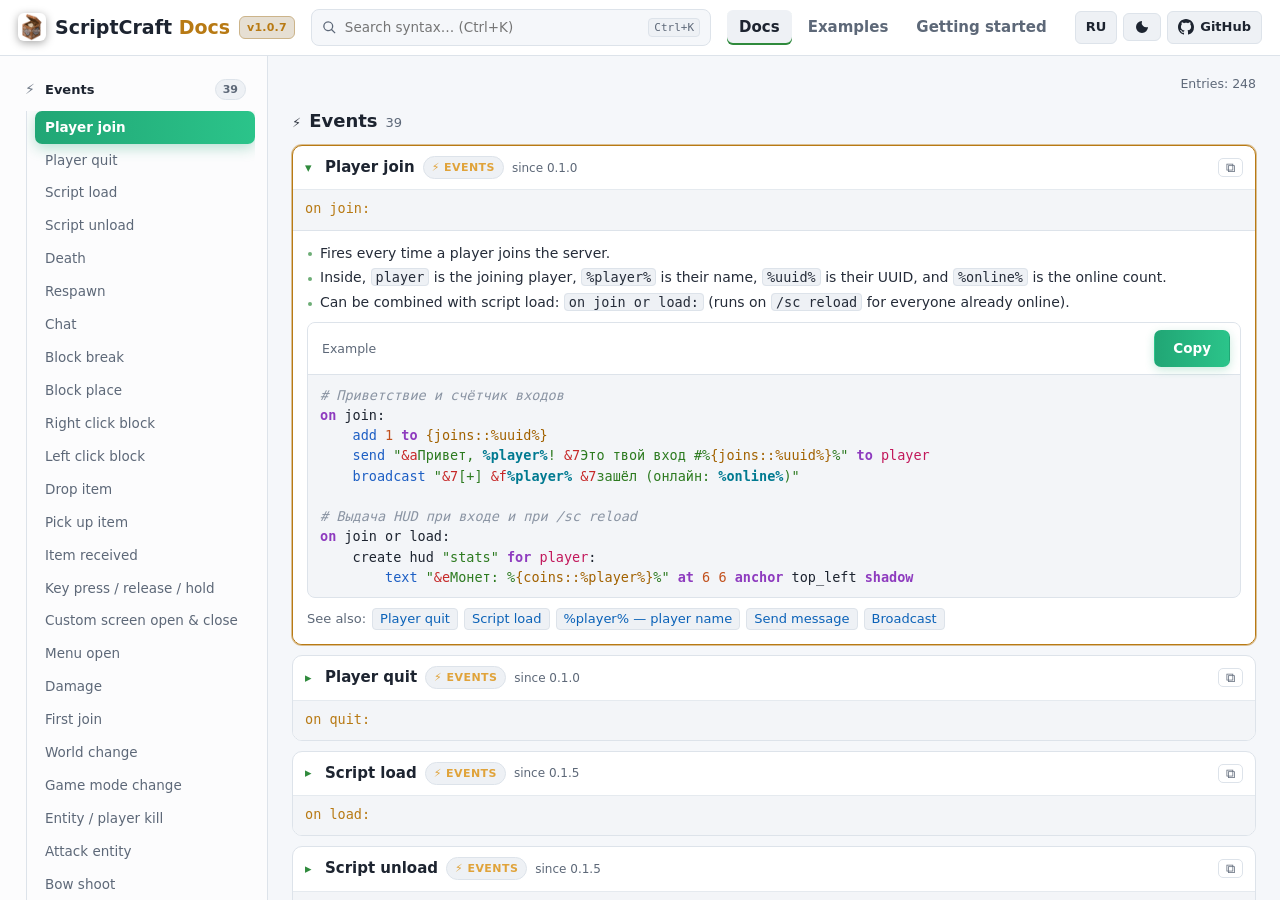
<file: docs/index.html>
<!DOCTYPE html>
<html lang="en" data-lang="en" data-theme="dark">

<head>
  <meta charset="utf-8">
  <meta name="viewport" content="width=device-width, initial-scale=1, viewport-fit=cover">
  <title>ScriptCraft Docs</title>
  <meta name="description"
    content="ScriptCraft scripting language for Minecraft Forge 1.20.1: events, effects, conditions, expressions, targets, screens, and examples.">
  <link rel="icon" type="image/png" href="assets/icon.png">
  <link rel="stylesheet" href="assets/style.css">
</head>

<body class="ide-body">
  <header class="top ide-top">
    <div class="top-in ide-top-in">
      <div class="top-left">
        <button class="nav-toggle ide-menu-btn" id="nav-toggle" type="button" aria-expanded="false" aria-controls="side"
          aria-label="Menu">☰</button>
        <a class="logo" href="index.html">
          <img class="logo-img" src="assets/icon.png" alt="ScriptCraft">
          <span>ScriptCraft <b>Docs</b></span>
          <span class="ver-pill">v1.0.7</span>
        </a>
      </div>
      <label class="top-search" for="q">
        <svg width="15" height="15" viewBox="0 0 24 24" fill="currentColor" aria-hidden="true">
          <path
            d="M10 2a8 8 0 0 1 6.32 12.9l5.39 5.4-1.41 1.4-5.4-5.39A8 8 0 1 1 10 2zm0 2a6 6 0 1 0 0 12 6 6 0 0 0 0-12z" />
        </svg>
        <input id="q" type="search" autocomplete="off" spellcheck="false" data-i18n-ph="search.ph" aria-label="Search">
        <kbd class="search-kbd">Ctrl+K</kbd>
      </label>
      <nav class="nav ide-nav">
        <a href="index.html" class="active" data-i18n="nav.docs">Docs</a>
        <a href="examples.html" data-i18n="nav.examples">Examples</a>
        <a href="start.html" data-i18n="nav.start">Getting started</a>
      </nav>
      <div class="tools">
        <button class="btn" id="lang-toggle" type="button" data-i18n-title="lang.title"
          title="Переключить на русский"><span data-i18n="lang.btn">RU</span></button>
        <button class="btn" id="theme-toggle" type="button" data-i18n-title="theme.title"
          title="Light / dark theme"><svg viewBox="0 0 24 24" aria-hidden="true">
            <path d="M12 3a9 9 0 1 0 9 9 7 7 0 0 1-9-9z" />
          </svg></button>
        <a class="btn" href="https://github.com/ElgerElg/ScriptCraft" target="_blank" rel="noopener"><svg
            viewBox="0 0 16 16" aria-hidden="true">
            <path
              d="M8 0C3.58 0 0 3.58 0 8c0 3.54 2.29 6.53 5.47 7.59.4.07.55-.17.55-.38 0-.19-.01-.82-.01-1.49-2.01.37-2.53-.49-2.69-.94-.09-.23-.48-.94-.82-1.13-.28-.15-.68-.52-.01-.53.63-.01 1.08.58 1.23.82.72 1.21 1.87.87 2.33.66.07-.52.28-.87.51-1.07-1.78-.2-3.64-.89-3.64-3.95 0-.87.31-1.59.82-2.15-.08-.2-.36-1.02.08-2.12 0 0 .67-.21 2.2.82.64-.18 1.32-.27 2-.27.68 0 1.36.09 2 .27 1.53-1.04 2.2-.82 2.2-.82.44 1.1.16 1.92.08 2.12.51.56.82 1.27.82 2.15 0 3.07-1.87 3.75-3.65 3.95.29.25.54.73.54 1.48 0 1.07-.01 1.93-.01 2.2 0 .21.15.46.55.38A8.013 8.013 0 0 0 16 8c0-4.42-3.58-8-8-8z" />
          </svg><span class="txt" data-i18n="github">GitHub</span></a>
      </div>
    </div>
  </header>

  <div class="ide-shell ide-shell-2col">
    <button class="nav-shade" id="nav-shade" type="button" tabindex="-1" aria-label="Close"></button>
    <aside class="ide-side" id="side"></aside>
    <main class="ide-center" id="center">
      <div class="ide-bar">
        <div class="chips" id="chips"></div>
        <div class="status" id="status"></div>
      </div>
      <div id="list"><noscript>JavaScript is required for search and the syntax list.</noscript></div>
    </main>
  </div>

  <script src="data/syntax.js?v=1.0.7"></script>
  <script src="data/examples.js?v=1.0.7"></script>
  <script src="assets/app.js?v=1.0.7"></script>
  <script src="assets/docs.js?v=1.0.7"></script>
</body>

</html>
</file>
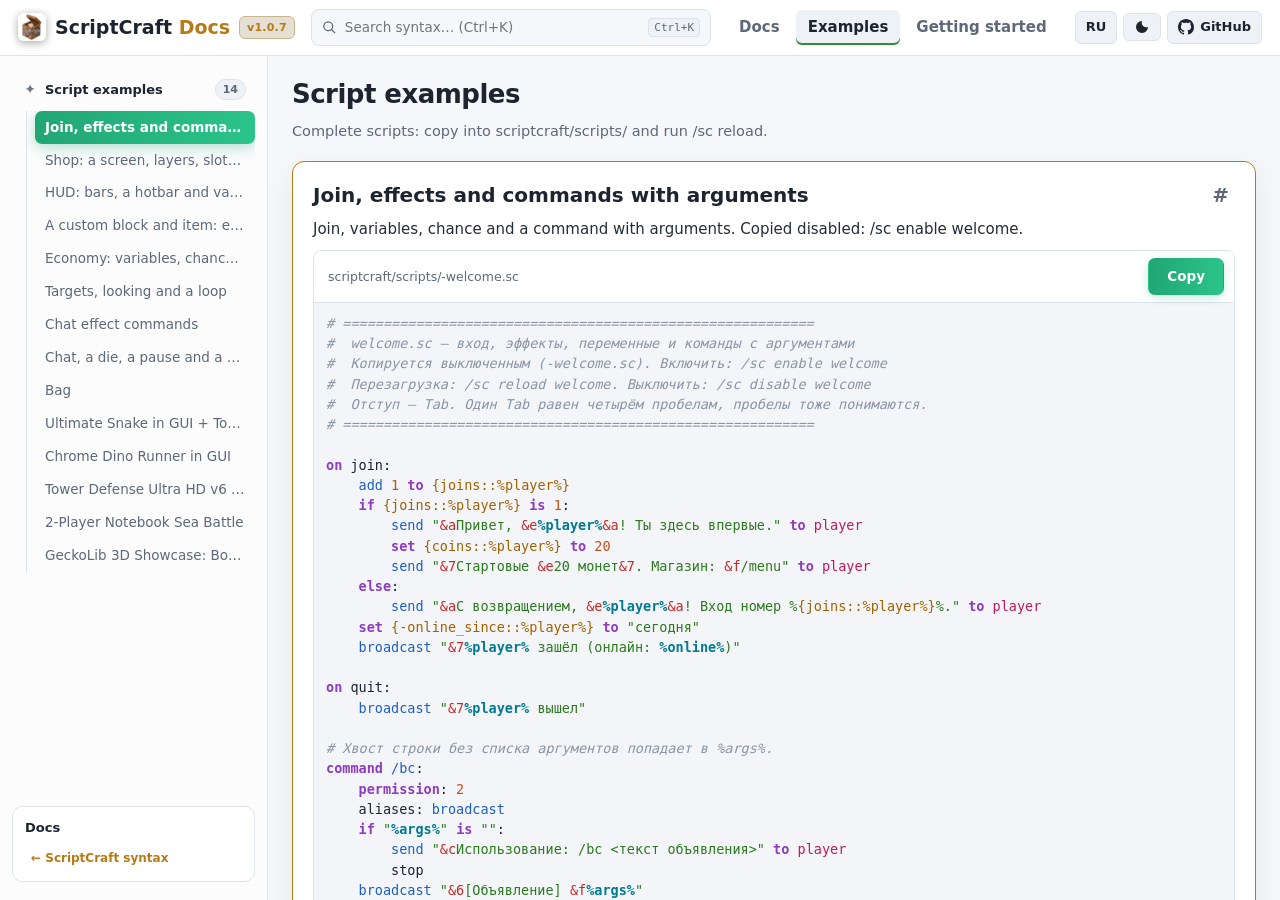
<file: docs/examples.html>
<!DOCTYPE html>
<html lang="en" data-lang="en" data-theme="dark">
<head>
<meta charset="utf-8">
<meta name="viewport" content="width=device-width, initial-scale=1, viewport-fit=cover">
<title>ScriptCraft Docs — Examples</title>
<meta name="description" content="Complete ScriptCraft example scripts for Minecraft Forge 1.20.1.">
<link rel="icon" type="image/png" href="assets/icon.png">
<link rel="stylesheet" href="assets/style.css">
</head>
<body class="ide-body">
<header class="top ide-top"><div class="top-in ide-top-in">
  <div class="top-left">
    <button class="nav-toggle ide-menu-btn" id="nav-toggle" type="button" aria-expanded="false" aria-controls="ex-side" aria-label="Menu">☰</button>
    <a class="logo" href="index.html">
      <img class="logo-img" src="assets/icon.png" alt="ScriptCraft">
      <span>ScriptCraft <b>Docs</b></span>
      <span class="ver-pill">v1.0.7</span>
    </a>
  </div>
  <label class="top-search" for="ex-q">
    <svg width="15" height="15" viewBox="0 0 24 24" fill="currentColor" aria-hidden="true"><path d="M10 2a8 8 0 0 1 6.32 12.9l5.39 5.4-1.41 1.4-5.4-5.39A8 8 0 1 1 10 2zm0 2a6 6 0 1 0 0 12 6 6 0 0 0 0-12z"/></svg>
    <input id="ex-q" type="search" autocomplete="off" spellcheck="false" data-i18n-ph="search.ph" aria-label="Search">
    <kbd class="search-kbd">Ctrl+K</kbd>
  </label>
  <nav class="nav ide-nav">
    <a href="index.html" data-i18n="nav.docs">Docs</a>
    <a href="examples.html" class="active" data-i18n="nav.examples">Examples</a>
    <a href="start.html" data-i18n="nav.start">Getting started</a>
  </nav>
  <div class="tools">
    <button class="btn" id="lang-toggle" type="button" data-i18n-title="lang.title" title="Переключить на русский"><span data-i18n="lang.btn">RU</span></button>
    <button class="btn" id="theme-toggle" type="button" data-i18n-title="theme.title" title="Light / dark theme"><svg viewBox="0 0 24 24" aria-hidden="true"><path d="M12 3a9 9 0 1 0 9 9 7 7 0 0 1-9-9z"/></svg></button>
    <a class="btn" href="https://github.com/ElgerElg/ScriptCraft" target="_blank" rel="noopener"><svg viewBox="0 0 16 16" aria-hidden="true"><path d="M8 0C3.58 0 0 3.58 0 8c0 3.54 2.29 6.53 5.47 7.59.4.07.55-.17.55-.38 0-.19-.01-.82-.01-1.49-2.01.37-2.53-.49-2.69-.94-.09-.23-.48-.94-.82-1.13-.28-.15-.68-.52-.01-.53.63-.01 1.08.58 1.23.82.72 1.21 1.87.87 2.33.66.07-.52.28-.87.51-1.07-1.78-.2-3.64-.89-3.64-3.95 0-.87.31-1.59.82-2.15-.08-.2-.36-1.02.08-2.12 0 0 .67-.21 2.2.82.64-.18 1.32-.27 2-.27.68 0 1.36.09 2 .27 1.53-1.04 2.2-.82 2.2-.82.44 1.1.16 1.92.08 2.12.51.56.82 1.27.82 2.15 0 3.07-1.87 3.75-3.65 3.95.29.25.54.73.54 1.48 0 1.07-.01 1.93-.01 2.2 0 .21.15.46.55.38A8.013 8.013 0 0 0 16 8c0-4.42-3.58-8-8-8z"/></svg><span class="txt" data-i18n="github">GitHub</span></a>
  </div>
</div></header>

<div class="ide-shell ide-shell-2col">
  <button class="nav-shade" id="nav-shade" type="button" tabindex="-1" aria-label="Close"></button>
  <aside class="ide-side" id="ex-side"></aside>
  <main class="ide-center" id="ex-center">
    <div class="ide-page-head">
      <h1 data-i18n="ex.title">Script examples</h1>
      <p data-i18n="ex.sub"></p>
    </div>
    <div id="ex-list"><noscript>JavaScript is required for the examples.</noscript></div>
  </main>
</div>

<script src="data/syntax.js?v=1.0.7"></script>
<script src="data/examples.js?v=1.0.7"></script>
<script src="assets/app.js?v=1.0.7"></script>
<script src="assets/examples.js?v=1.0.7"></script>
</body>
</html>
</file>
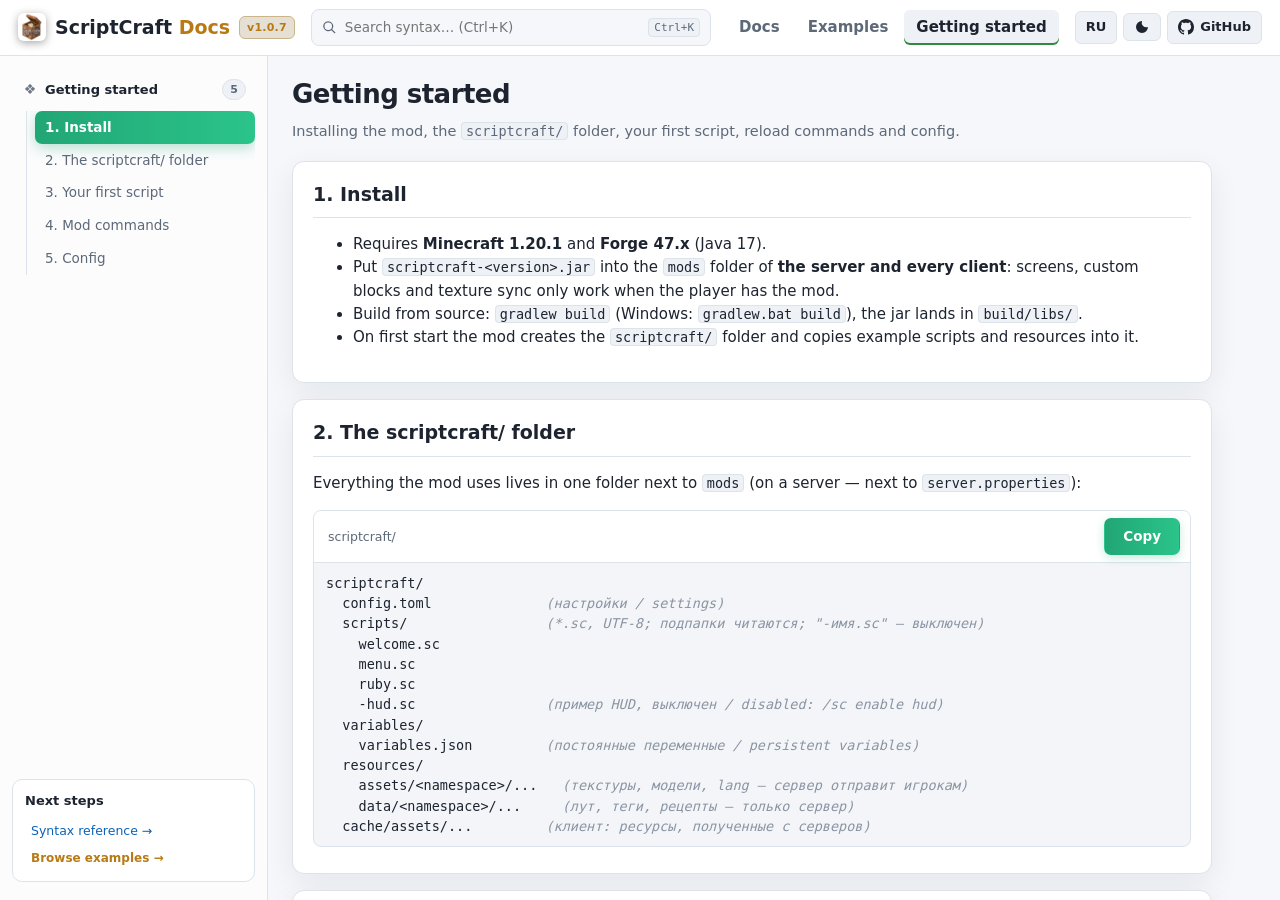
<file: docs/start.html>
<!DOCTYPE html>
<html lang="en" data-lang="en" data-theme="dark">

<head>
  <meta charset="utf-8">
  <meta name="viewport" content="width=device-width, initial-scale=1, viewport-fit=cover">
  <title>ScriptCraft Docs — Getting Started</title>
  <meta name="description"
    content="Install ScriptCraft for Minecraft Forge 1.20.1, write a first .sc script, and reload it.">
  <link rel="icon" type="image/png" href="assets/icon.png">
  <link rel="stylesheet" href="assets/style.css">
</head>

<body class="ide-body">
  <header class="top ide-top">
    <div class="top-in ide-top-in">
      <div class="top-left">
        <button class="nav-toggle ide-menu-btn" id="nav-toggle" type="button" aria-expanded="false"
          aria-controls="start-side" aria-label="Menu">☰</button>
        <a class="logo" href="index.html">
          <img class="logo-img" src="assets/icon.png" alt="ScriptCraft">
          <span>ScriptCraft <b>Docs</b></span>
          <span class="ver-pill">v1.0.7</span>
        </a>
      </div>
      <form class="top-search" action="index.html" method="get">
        <svg width="15" height="15" viewBox="0 0 24 24" fill="currentColor" aria-hidden="true">
          <path
            d="M10 2a8 8 0 0 1 6.32 12.9l5.39 5.4-1.41 1.4-5.4-5.39A8 8 0 1 1 10 2zm0 2a6 6 0 1 0 0 12 6 6 0 0 0 0-12z" />
        </svg>
        <input id="start-q" name="q" type="search" autocomplete="off" spellcheck="false" data-i18n-ph="search.ph"
          aria-label="Search">
        <kbd class="search-kbd">Ctrl+K</kbd>
      </form>
      <nav class="nav ide-nav">
        <a href="index.html" data-i18n="nav.docs">Docs</a>
        <a href="examples.html" data-i18n="nav.examples">Examples</a>
        <a href="start.html" class="active" data-i18n="nav.start">Getting started</a>
      </nav>
      <div class="tools">
        <button class="btn" id="lang-toggle" type="button" data-i18n-title="lang.title"
          title="Переключить на русский"><span data-i18n="lang.btn">RU</span></button>
        <button class="btn" id="theme-toggle" type="button" data-i18n-title="theme.title"
          title="Light / dark theme"><svg viewBox="0 0 24 24" aria-hidden="true">
            <path d="M12 3a9 9 0 1 0 9 9 7 7 0 0 1-9-9z" />
          </svg></button>
        <a class="btn" href="https://github.com/ElgerElg/ScriptCraft" target="_blank" rel="noopener"><svg
            viewBox="0 0 16 16" aria-hidden="true">
            <path
              d="M8 0C3.58 0 0 3.58 0 8c0 3.54 2.29 6.53 5.47 7.59.4.07.55-.17.55-.38 0-.19-.01-.82-.01-1.49-2.01.37-2.53-.49-2.69-.94-.09-.23-.48-.94-.82-1.13-.28-.15-.68-.52-.01-.53.63-.01 1.08.58 1.23.82.72 1.21 1.87.87 2.33.66.07-.52.28-.87.51-1.07-1.78-.2-3.64-.89-3.64-3.95 0-.87.31-1.59.82-2.15-.08-.2-.36-1.02.08-2.12 0 0 .67-.21 2.2.82.64-.18 1.32-.27 2-.27.68 0 1.36.09 2 .27 1.53-1.04 2.2-.82 2.2-.82.44 1.1.16 1.92.08 2.12.51.56.82 1.27.82 2.15 0 3.07-1.87 3.75-3.65 3.95.29.25.54.73.54 1.48 0 1.07-.01 1.93-.01 2.2 0 .21.15.46.55.38A8.013 8.013 0 0 0 16 8c0-4.42-3.58-8-8-8z" />
          </svg><span class="txt" data-i18n="github">GitHub</span></a>
      </div>
    </div>
  </header>

  <div class="ide-shell ide-shell-2col">
    <button class="nav-shade" id="nav-shade" type="button" tabindex="-1" aria-label="Close"></button>
    <aside class="ide-side" id="start-side">
      <div class="side-tree">
        <div class="side-group">
          <div class="side-cat" style="cursor:default"><span class="side-ico">❖</span><span class="side-name"><span
                class="l-ru">Начало работы</span><span class="l-en">Getting started</span></span><span
              class="side-n">5</span></div>
          <div class="side-items">
            <div class="side-inner">
              <a href="#install" class="cur"><span class="l-ru">1. Установка</span><span class="l-en">1.
                  Install</span></a>
              <a href="#folder"><span class="l-ru">2. Папка scriptcraft/</span><span class="l-en">2. The scriptcraft/
                  folder</span></a>
              <a href="#first"><span class="l-ru">3. Первый скрипт</span><span class="l-en">3. Your first
                  script</span></a>
              <a href="#commands"><span class="l-ru">4. Команды мода</span><span class="l-en">4. Mod commands</span></a>
              <a href="#config"><span class="l-ru">5. Конфиг</span><span class="l-en">5. Config</span></a>
            </div>
          </div>
        </div>
      </div>
      <div class="side-ex">
        <div class="side-ex-h"><span class="l-ru">Дальше</span><span class="l-en">Next steps</span></div>
        <a class="side-ex-link" href="index.html"><span class="l-ru">Справочник синтаксиса →</span><span
            class="l-en">Syntax reference →</span></a>
        <a class="side-ex-all" href="examples.html"><span class="l-ru">Готовые примеры →</span><span class="l-en">Browse
            examples →</span></a>
      </div>
    </aside>

    <main class="ide-center prose ide-prose">
      <div class="ide-page-head">
        <h1><span class="l-ru">Начало работы</span><span class="l-en">Getting started</span></h1>
        <p><span class="l-ru">Установка мода, папка <code>scriptcraft/</code>, первый скрипт, команды перезагрузки и
            конфиг.</span>
          <span class="l-en">Installing the mod, the <code>scriptcraft/</code> folder, your first script, reload
            commands and config.</span>
        </p>
      </div>

      <section class="ide-prose-card" id="install">
        <h2><span class="l-ru">1. Установка</span><span class="l-en">1. Install</span></h2>
        <div class="l-ru">
          <ul>
            <li>Нужны <b>Minecraft 1.20.1</b> и <b>Forge 47.x</b> (Java 17).</li>
            <li>Положите <code>scriptcraft-&lt;версия&gt;.jar</code> в папку <code>mods</code> <b>сервера и всех
                клиентов</b>: экраны, свои блоки и раздача текстур работают только если мод есть у игрока.</li>
            <li>Сборка из исходников: <code>gradlew build</code> (Windows: <code>gradlew.bat build</code>), jar появится
              в <code>build/libs/</code>.</li>
            <li>При первом запуске мод создаст папку <code>scriptcraft/</code> и скопирует туда примеры скриптов и
              ресурсов.</li>
          </ul>
        </div>
        <div class="l-en">
          <ul>
            <li>Requires <b>Minecraft 1.20.1</b> and <b>Forge 47.x</b> (Java 17).</li>
            <li>Put <code>scriptcraft-&lt;version&gt;.jar</code> into the <code>mods</code> folder of <b>the server and
                every client</b>: screens, custom blocks and texture sync only work when the player has the mod.</li>
            <li>Build from source: <code>gradlew build</code> (Windows: <code>gradlew.bat build</code>), the jar lands
              in <code>build/libs/</code>.</li>
            <li>On first start the mod creates the <code>scriptcraft/</code> folder and copies example scripts and
              resources into it.</li>
          </ul>
        </div>
      </section>

      <section class="ide-prose-card" id="folder">
        <h2><span class="l-ru">2. Папка scriptcraft/</span><span class="l-en">2. The scriptcraft/ folder</span></h2>
        <p class="l-ru">Всё, что относится к моду, лежит в одной папке рядом с <code>mods</code> (на сервере — рядом с
          <code>server.properties</code>):</p>
        <p class="l-en">Everything the mod uses lives in one folder next to <code>mods</code> (on a server — next to
          <code>server.properties</code>):</p>
        <pre data-lang="text" data-title="scriptcraft/">
scriptcraft/
  config.toml              (настройки / settings)
  scripts/                 (*.sc, UTF-8; подпапки читаются; "-имя.sc" — выключен)
    welcome.sc
    menu.sc
    ruby.sc
    -hud.sc                (пример HUD, выключен / disabled: /sc enable hud)
  variables/
    variables.json         (постоянные переменные / persistent variables)
  resources/
    assets/&lt;namespace&gt;/...   (текстуры, модели, lang — сервер отправит игрокам)
    data/&lt;namespace&gt;/...     (лут, теги, рецепты — только сервер)
  cache/assets/...         (клиент: ресурсы, полученные с серверов)
</pre>
      </section>

      <section class="ide-prose-card" id="first">
        <h2><span class="l-ru">3. Первый скрипт</span><span class="l-en">3. Your first script</span></h2>
        <p class="l-ru">Создайте файл <code>scriptcraft/scripts/hello.sc</code> (кодировка UTF-8, отступ — Tab) и
          выполните в игре <code>/sc reload hello</code>:</p>
        <p class="l-en">Create <code>scriptcraft/scripts/hello.sc</code> (UTF-8, indent with Tab) and run
          <code>/sc reload hello</code> in game:</p>
        <pre data-lang="sc" data-title="scriptcraft/scripts/hello.sc">
on join:
	send "&aПривет, %player%!" to player

command /hello:
	send "&bHello, %player%! Ты написал: %args%" to player
	play sound entity.experience_orb.pickup to player
</pre>
        <p class="l-ru">Ошибки в скрипте (с номером строки) попадают прямо в редактор студии (<code>F3 + `</code>) и в
          лог сервера. Весь синтаксис — на вкладке <a href="index.html">Документация</a>, готовые скрипты — в <a
            href="examples.html">Примерах</a>.</p>
        <p class="l-en">Script errors (with line numbers) show directly inside the studio editor (<code>F3 + `</code>)
          and the server log. All syntax is on the <a href="index.html">Docs</a> tab, complete scripts are in <a
            href="examples.html">Examples</a>.</p>
      </section>

      <section class="ide-prose-card" id="commands">
        <h2><span class="l-ru">4. Команды мода</span><span class="l-en">4. Mod commands</span></h2>
        <p class="l-ru"><code>/scriptcraft</code>, <code>/sc</code> и <code>/script</code> — одно и то же. Нужен уровень
          оператора 2. Имена скриптов дополняются по Tab, <code>.sc</code> можно не писать.</p>
        <p class="l-en"><code>/scriptcraft</code>, <code>/sc</code> and <code>/script</code> are the same command.
          Operator level 2 is required. Script names tab-complete, <code>.sc</code> is optional.</p>
        <table>
          <tr>
            <th><span class="l-ru">Команда</span><span class="l-en">Command</span></th>
            <th><span class="l-ru">Что делает</span><span class="l-en">What it does</span></th>
          </tr>
          <tr>
            <td><code>/sc help</code></td>
            <td><span class="l-ru">справка</span><span class="l-en">help</span></td>
          </tr>
          <tr>
            <td><code>F3 + `</code></td>
            <td><span class="l-ru">студия (главная, журнал, редактор с сайдбаром, автодополнением, поиском и заменой,
                совместной правкой)</span><span class="l-en">studio (home, journal, editor with sidebar, autocomplete,
                find &amp; replace, and live collab)</span></td>
          </tr>
          <tr>
            <td><code>/sc reload</code></td>
            <td><span class="l-ru">перечитать конфиг, ресурсы и все скрипты</span><span class="l-en">reread the config,
                resources and every script</span></td>
          </tr>
          <tr>
            <td><code>/sc reload config</code></td>
            <td><span class="l-ru">только <code>config.toml</code> (также применяется автоматически при правке
                файла)</span><span class="l-en">only <code>config.toml</code> (also auto-reloads when edited on
                disk)</span></td>
          </tr>
          <tr>
            <td><code>/sc reload resources</code></td>
            <td><span class="l-ru">только <code>scriptcraft/resources</code></span><span class="l-en">only
                <code>scriptcraft/resources</code></span></td>
          </tr>
          <tr>
            <td><code>/sc reload &lt;скрипт&gt;</code></td>
            <td><span class="l-ru">перезагрузить один файл (подпапки: <code>sub/name</code>)</span><span
                class="l-en">reload one file (subfolders: <code>sub/name</code>)</span></td>
          </tr>
          <tr>
            <td><code>/sc disable &lt;скрипт&gt;</code></td>
            <td><span class="l-ru">выключить: выгрузить и переименовать в <code>-имя.sc</code></span><span
                class="l-en">disable: unload and rename to <code>-name.sc</code></span></td>
          </tr>
          <tr>
            <td><code>/sc enable &lt;скрипт&gt;</code></td>
            <td><span class="l-ru">включить обратно и загрузить</span><span class="l-en">enable again and load</span>
            </td>
          </tr>
          <tr>
            <td><code>/sc list</code></td>
            <td><span class="l-ru">скрипты, команды, число переменных и ошибок</span><span class="l-en">scripts,
                commands, variable and error counts</span></td>
          </tr>
          <tr>
            <td><code>/sc ids</code></td>
            <td><span class="l-ru">какие id слотов получили блоки/предметы скриптов</span><span class="l-en">which slot
                ids script blocks/items got</span></td>
          </tr>
          <tr>
            <td><code>/sc give &lt;игроки&gt; &lt;id&gt; [кол-во]</code></td>
            <td><span class="l-ru">выдать блок/предмет по id скрипта</span><span class="l-en">give a script block/item
                by its id</span></td>
          </tr>
        </table>
        <div class="note">
          <span class="l-ru"><b>Блоки и предметы: настоящие id + без перезапуска.</b> <code>define block/item</code>,
            которые есть в скриптах при запуске, регистрируются под своими id (<code>example:ruby_block</code>). Новые
            после <code>/sc reload</code> появляются сразу во временных слотах <code>scriptcraft:dyn_block_N</code> /
            <code>dyn_item_N</code>, а после перезапуска переезжают на настоящие id.</span>
          <span class="l-en"><b>Blocks and items: real ids + no restart.</b> <code>define block/item</code> present at
            startup get real ids (<code>example:ruby_block</code>). New ones after <code>/sc reload</code> appear
            immediately in temporary slots <code>scriptcraft:dyn_block_N</code> / <code>dyn_item_N</code> and move to
            real ids on restart.</span>
        </div>
      </section>

      <section class="ide-prose-card" id="config">
        <h2><span class="l-ru">5. Конфиг</span><span class="l-en">5. Config</span></h2>
        <p class="l-ru">Файл <code>scriptcraft/config.toml</code> создаётся при первом запуске и перечитывается
          автоматически при изменении на диске (или по <code>/sc reload config</code>) без перезапуска сервера. Описание
          каждого параметра — в разделе <a href="index.html?cat=config">Конфиг</a>.</p>
        <p class="l-en"><code>scriptcraft/config.toml</code> is created on first start and reloads automatically when
          edited on disk (or via <code>/sc reload config</code>) without restarting the server. Every option is
          described in the <a href="index.html?cat=config">Config</a> section.</p>
        <pre data-lang="toml" data-title="scriptcraft/config.toml">
[general]
    language = "en"
    enableTemporaryVariables = true
    variablesSaveIntervalSeconds = 300
    variableBackups = 5
    maxScriptSteps = 10000
    maxScriptMillis = 50
    logScriptLoadTimes = false
    allowCommandEffects = true
    targetedPlayerRange = 50

[resources]
    syncResourcesToClients = true
    maxResourceSizeMb = 32
    resourceChunkSizeKb = 256

[effectCommands]
    enableEffectCommands = true
    effectCommandToken = "?"
    effectCommandsRequireOp = true

[studio]
    liveEdit = false
    requireOp = true
</pre>
      </section>
    </main>
  </div>

  <script src="data/syntax.js?v=1.0.7"></script>
  <script src="data/examples.js?v=1.0.7"></script>
  <script src="assets/app.js?v=1.0.7"></script>
  <script>
    (function () {
      var navBtn = document.getElementById("nav-toggle");
      var shade = document.getElementById("nav-shade");
      var side = document.getElementById("start-side");
      var q = document.getElementById("start-q");
      function setNav(open) {
        document.documentElement.classList.toggle("nav-open", open);
        if (navBtn) navBtn.setAttribute("aria-expanded", open ? "true" : "false");
      }
      if (navBtn) navBtn.addEventListener("click", function () { setNav(!document.documentElement.classList.contains("nav-open")); });
      if (shade) shade.addEventListener("click", function () { setNav(false); });
      if (side) side.addEventListener("click", function (ev) {
        var a = ev.target.closest('a[href^="#"]');
        if (!a) return;
        side.querySelectorAll("a.cur").forEach(function (x) { x.classList.remove("cur"); });
        a.classList.add("cur");
        setNav(false);
      });
      document.addEventListener("keydown", function (ev) {
        if (ev.key === "Escape" && document.documentElement.classList.contains("nav-open")) { setNav(false); return; }
        if (((ev.key === "/" && document.activeElement !== q) || ((ev.ctrlKey || ev.metaKey) && ev.key.toLowerCase() === "k")) && q) {
          ev.preventDefault(); q.focus(); q.select();
        }
      });
    })();
  </script>
</body>

</html>
</file>
<file: docs/assets/style.css>
/* ScriptCraft Docs — общие стили. Темы задаются переменными на html[data-theme]. */
:root, html[data-theme="dark"] {
  --bg: #0c1017; --bg2: #121824; --card: #161d2b; --border: #253045; --text: #e6ecf5; --muted: #8a97ad;
  --accent: #4cc38a; --accent2: #2e8b5f; --gold: #f0b85b; --link: #6cb6ff; --code-bg: #0a0e15; --chip: #1c2536; --mark: #4a3f12;
  --hl-kw: #c792ea; --hl-fn: #82aaff; --hl-str: #c3e88d; --hl-num: #f78c6c; --hl-var: #ffcb6b; --hl-ph: #89ddff;
  --hl-com: #6a7385; --hl-tg: #ff9cac; --hl-col: #f07178; --shadow: 0 10px 28px rgba(0,0,0,.24);
  --accent-soft: rgba(76,195,138,.12); --accent-line: rgba(76,195,138,.34);
  --sb-track: #0f141e; --sb-thumb: #2b3c52; --sb-thumb-hover: #4cc38a;
}
html[data-theme="light"] {
  --bg: #f5f7fa; --bg2: #ffffff; --card: #ffffff; --border: #dde3ea; --text: #1d2430; --muted: #5d6878;
  --accent: #2f8a3c; --accent2: #23702e; --gold: #b87a14; --link: #0b62b8; --code-bg: #f3f5f8; --chip: #eef1f5; --mark: #fff0a8;
  --hl-kw: #8e3bbf; --hl-fn: #1d5fc4; --hl-str: #2c7a1f; --hl-num: #c2511d; --hl-var: #a26200; --hl-ph: #007a91;
  --hl-com: #8a94a3; --hl-tg: #c2185b; --hl-col: #c62828; --shadow: 0 10px 30px rgba(20,30,50,.07);
  --accent-soft: rgba(47,138,60,.09); --accent-line: rgba(47,138,60,.28);
  --sb-track: #eceff3; --sb-thumb: #a9cdb0; --sb-thumb-hover: #2f8a3c;
}
* { box-sizing: border-box; }

/* Полосы прокрутки в цветах сайта (страница, сайдбар, блоки кода) */
html, .side, .code pre, .nav { scrollbar-width: thin; scrollbar-color: var(--sb-thumb) var(--sb-track); }
.side, .code pre, .nav { scrollbar-color: var(--sb-thumb) transparent; }
::-webkit-scrollbar { width: 10px; height: 10px; }
::-webkit-scrollbar-track { background: var(--sb-track); }
::-webkit-scrollbar-thumb { background: var(--sb-thumb); border-radius: 999px; border: 2px solid var(--sb-track); background-clip: padding-box; min-height: 40px; }
::-webkit-scrollbar-thumb:hover { background: var(--sb-thumb-hover); background-clip: padding-box; }
::-webkit-scrollbar-thumb:active { background: var(--accent); background-clip: padding-box; }
::-webkit-scrollbar-corner { background: transparent; }
.side::-webkit-scrollbar, .code pre::-webkit-scrollbar, .nav::-webkit-scrollbar { width: 8px; height: 8px; }
.side::-webkit-scrollbar-track, .code pre::-webkit-scrollbar-track, .nav::-webkit-scrollbar-track { background: transparent; }
.side::-webkit-scrollbar-thumb, .nav::-webkit-scrollbar-thumb { border-color: var(--bg); }
.code pre::-webkit-scrollbar-thumb { border-color: var(--code-bg); }
html { scroll-padding-top: calc(var(--hh, 53px) + var(--sbh, 0px) + 12px); }
body { margin: 0; max-width: 100%; background: var(--bg); color: var(--text); font: 15px/1.55 system-ui, -apple-system, "Segoe UI", Roboto, "Noto Sans", sans-serif; overflow-x: clip; padding-left: env(safe-area-inset-left); padding-right: env(safe-area-inset-right); }
img, video { max-width: 100%; }
a { color: var(--link); text-decoration: none; }
a:hover { text-decoration: underline; }
code, pre, kbd { font-family: ui-monospace, "JetBrains Mono", "Cascadia Code", Consolas, "DejaVu Sans Mono", monospace; font-size: 13.5px; }
:not(pre) > code { background: var(--chip); border: 1px solid var(--border); border-radius: 4px; padding: 0 4px; }
kbd { border: 1px solid var(--border); border-bottom-width: 2px; border-radius: 4px; padding: 0 5px; background: var(--chip); font-size: 12px; }

html[data-lang="ru"] .l-en, html[data-lang="en"] .l-ru { display: none !important; }

/* Шапка */
.top { position: sticky; top: 0; z-index: 20; background: var(--bg2); border-bottom: 1px solid var(--border); }
.top-in { max-width: 1480px; margin: 0 auto; display: flex; align-items: center; gap: 18px; padding: 10px 20px; }
.logo { font-weight: 800; font-size: 19px; color: var(--text); white-space: nowrap; display: flex; align-items: center; gap: 9px; }
.logo:hover { text-decoration: none; }
.logo-img { width: 28px; height: 28px; border-radius: 6px; object-fit: cover; display: block; box-shadow: 0 2px 8px rgba(0,0,0,.35); }
.logo-mark { width: 26px; height: 26px; border-radius: 6px; background: linear-gradient(135deg, var(--accent), #2c6e8f); display: inline-grid; place-items: center; color: #fff; font-size: 13px; font-weight: 900; }
.logo b { color: var(--gold); font-weight: 800; }
.nav { display: flex; gap: 4px; flex: 1; }
.nav a { color: var(--muted); padding: 6px 12px; border-radius: 6px; font-weight: 600; }
.nav a:hover { background: var(--chip); color: var(--text); text-decoration: none; }
.nav a.active { color: var(--text); background: var(--chip); box-shadow: inset 0 -2px 0 var(--accent); }
.tools { display: flex; gap: 6px; align-items: center; }
.btn { background: var(--chip); color: var(--text); border: 1px solid var(--border); border-radius: 6px; padding: 5px 10px; cursor: pointer; font: inherit; font-size: 13px; font-weight: 600; display: inline-flex; align-items: center; gap: 6px; }
.btn:hover { border-color: var(--accent); }
.btn svg { width: 16px; height: 16px; fill: currentColor; }

.wrap { max-width: 1480px; margin: 0 auto; padding: 20px 20px 60px; }
.hero h1 { margin: 0 0 6px; font-size: clamp(28px, 4vw, 42px); line-height: 1.1; letter-spacing: -.035em; }
.hero p { margin: 0; color: var(--muted); max-width: 680px; font-size: 16px; }
.docs-hero { display: flex; align-items: flex-end; justify-content: space-between; gap: 24px; padding: 16px 0 22px; }
.eyebrow { display: block; color: var(--accent); font-size: 12px; font-weight: 800; letter-spacing: .09em; text-transform: uppercase; margin-bottom: 8px; }
.hero-actions { display: flex; gap: 8px; flex: none; }
.btn.primary { color: #fff; background: var(--accent2); border-color: var(--accent); }
.btn.primary:hover { background: var(--accent); text-decoration: none; }
.quickfacts { display: flex; flex-wrap: wrap; gap: 8px 20px; color: var(--muted); font-size: 12px; padding: 9px 12px; background: var(--accent-soft); border: 1px solid var(--accent-line); border-radius: 8px; }
.quickfacts > span { display: inline-flex; align-items: center; gap: 6px; }

/* Поиск и фильтры */
.searchbar { position: sticky; top: var(--hh, 53px); z-index: 10; background: color-mix(in srgb, var(--bg) 92%, transparent); backdrop-filter: blur(12px); padding: 10px 0 12px; border-bottom: 1px solid var(--border); margin-bottom: 16px; }
.search { display: flex; align-items: center; gap: 8px; background: var(--bg2); border: 1px solid var(--border); border-radius: 8px; padding: 0 12px; transition: border-color .15s, box-shadow .15s; }
.search:focus-within { border-color: var(--accent); box-shadow: 0 0 0 3px var(--accent-soft); }
.search input { flex: 1; border: 0; outline: 0; background: transparent; color: var(--text); font: inherit; font-size: 15px; padding: 9px 0; }
.search .hint { color: var(--muted); font-size: 12px; white-space: nowrap; }
.chips { display: flex; flex-wrap: wrap; gap: 6px; margin-top: 10px; }
.chip { background: var(--chip); border: 1px solid var(--border); color: var(--text); border-radius: 999px; padding: 3px 12px; cursor: pointer; font: inherit; font-size: 13px; }
.chip .n { color: var(--muted); margin-left: 4px; font-size: 12px; }
.chip.on { background: var(--accent2); border-color: var(--accent); color: #fff; }
.chip.on .n { color: #d8f5dc; }
.chip.clear { background: transparent; color: var(--muted); }
.status { color: var(--muted); font-size: 13px; margin-top: 8px; }

/* Раскладка документации — Вариант A: 3-колоночный IDE-справочник */
.layout { display: grid; grid-template-columns: 230px minmax(0, 1fr); gap: 20px; align-items: start; }
.layout.layout-3col { grid-template-columns: 236px minmax(0, 1fr) 370px; gap: 20px; }
.side-ico, .chip-ico, .cat-ico { opacity: .88; font-size: 13px; }
.chip.chip-new { border-color: color-mix(in srgb, var(--gold) 50%, var(--border)); color: var(--gold); }
.chip.chip-new.on { background: color-mix(in srgb, var(--gold) 24%, var(--chip)); border-color: var(--gold); color: var(--gold); }
.since.is-new { color: var(--gold); font-weight: 700; }
.card { cursor: pointer; }
.card.selected { border-color: var(--gold); box-shadow: 0 0 0 1px color-mix(in srgb, var(--gold) 55%, transparent), var(--shadow); }
.layout-3col .card-example-inline { display: none; }

/* Правая закреплённая панель живого примера (Quick Example) */
.preview-pane { position: sticky; top: calc(var(--hh, 53px) + var(--sbh, 130px) + 8px); max-height: calc(100vh - var(--hh, 53px) - var(--sbh, 130px) - 20px); overflow: auto; scrollbar-width: thin; scrollbar-color: var(--sb-thumb) transparent; }
.preview-card { background: var(--card); border: 1px solid var(--border); border-radius: 12px; overflow: hidden; box-shadow: var(--shadow); }
.preview-head { display: flex; align-items: center; gap: 8px; padding: 10px 14px; background: var(--bg2); border-bottom: 1px solid var(--border); font-size: 13px; }
.preview-head b { flex: 1; color: var(--gold); letter-spacing: .02em; }
.preview-dot { width: 8px; height: 8px; border-radius: 50%; background: var(--accent); box-shadow: 0 0 8px var(--accent); }
.preview-body { padding: 14px; }
.preview-empty { color: var(--muted); font-size: 13.5px; margin: 8px 0; }
.preview-title-row { display: flex; align-items: center; justify-content: space-between; gap: 8px; flex-wrap: wrap; margin-bottom: 10px; }
.preview-title-row h4 { margin: 0; font-size: 16px; }
.preview-sec { font-size: 11px; text-transform: uppercase; letter-spacing: .06em; color: var(--muted); font-weight: 700; margin: 14px 0 6px; }
.preview-syn { display: grid; gap: 4px; }
.preview-syn-row { display: grid; grid-template-columns: minmax(0, 1fr) 28px; align-items: stretch; background: var(--code-bg); border: 1px solid var(--border); border-radius: 6px; overflow: hidden; }
.preview-syn-row code { padding: 5px 8px; font-size: 12.5px; border: 0; background: transparent; white-space: pre-wrap; word-break: break-word; }
.preview-desc { font-size: 13.5px; margin: 0; }

@media (max-width: 1180px) {
  .layout.layout-3col { grid-template-columns: 220px minmax(0, 1fr); }
  .preview-pane { display: none; }
  .layout-3col .card-example-inline { display: block; }
}
.side { position: sticky; top: calc(var(--hh, 53px) + var(--sbh, 130px) + 8px); max-height: calc(100vh - var(--hh, 53px) - var(--sbh, 130px) - 20px); overflow: auto; font-size: 13.5px; padding-right: 6px; }
.side-tools { display: flex; align-items: center; gap: 4px; margin: 0 0 6px; padding: 0 2px 6px 8px; border-bottom: 1px solid var(--border); font-size: 12px; text-transform: uppercase; letter-spacing: .05em; color: var(--muted); font-weight: 700; }
.side-tools span { flex: 1; }
.side-all { background: transparent; border: 1px solid transparent; color: var(--muted); border-radius: 5px; width: 24px; height: 22px; padding: 0; cursor: pointer; display: inline-grid; place-items: center; }
.side-all svg { width: 14px; height: 14px; }
.side-all:hover { color: var(--accent); background: var(--chip); border-color: var(--border); }
.side-group { margin-bottom: 2px; }
.side-cat { width: 100%; display: flex; align-items: center; gap: 6px; background: transparent; border: 0; border-radius: 5px; padding: 5px 6px 5px 4px; margin-top: 4px; cursor: pointer; font: inherit; font-size: 12px; font-weight: 700; text-transform: uppercase; letter-spacing: .05em; color: var(--muted); text-align: left; }
.side-cat:hover { color: var(--text); background: var(--chip); }
.side-cat:focus-visible, .side-all:focus-visible, .side a:focus-visible { outline: 2px solid var(--accent); outline-offset: -2px; }
.side-cat .chev { width: 14px; height: 14px; flex: none; transition: transform .22s ease; }
.side-group.collapsed .chev { transform: rotate(-90deg); }
.side-name { flex: 1; overflow: hidden; text-overflow: ellipsis; white-space: nowrap; }
.side-n { font-weight: 600; font-size: 11px; background: var(--chip); border: 1px solid var(--border); border-radius: 999px; padding: 0 6px; letter-spacing: 0; }
.side-items { display: grid; grid-template-rows: 1fr; transition: grid-template-rows .22s ease; }
.side-group.collapsed .side-items { grid-template-rows: 0fr; }
.side-inner { overflow: hidden; min-height: 0; padding-left: 10px; margin-left: 10px; border-left: 1px solid var(--border); visibility: visible; transition: visibility 0s; }
.side-group.collapsed .side-inner { visibility: hidden; transition: visibility 0s .22s; }
@media (prefers-reduced-motion: reduce) { .side-items, .side-cat .chev, .side-inner { transition: none !important; } }
.side a { display: block; color: var(--text); padding: 2px 8px; border-radius: 4px; white-space: nowrap; overflow: hidden; text-overflow: ellipsis; }
.side a:hover { background: var(--chip); text-decoration: none; }
.side a.cur { background: var(--chip); color: var(--accent); }

.cat-title { margin: 26px 0 10px; font-size: 18px; display: flex; align-items: baseline; gap: 8px; }
.cat-title:first-child { margin-top: 0; }
.cat-title small { color: var(--muted); font-weight: 400; font-size: 13px; }

.card { background: var(--card); border: 1px solid var(--border); border-radius: 10px; padding: 12px 14px; margin-bottom: 10px; box-shadow: var(--shadow); transition: border-color .15s, transform .15s; }
.card:hover { border-color: color-mix(in srgb, var(--border) 45%, var(--accent)); }
.card.flash { animation: flash 1.6s ease-out; }
@keyframes flash { 0% { border-color: var(--accent); box-shadow: 0 0 0 3px var(--accent); } 100% { } }
.card-h { display: flex; align-items: center; gap: 8px; flex-wrap: wrap; }
.card-h h3 { margin: 0; font-size: 16px; letter-spacing: -.01em; }
.badge { font-size: 11px; font-weight: 700; text-transform: uppercase; letter-spacing: .04em; padding: 2px 8px; border-radius: 999px; background: var(--chip); color: var(--muted); border: 1px solid var(--border); }
.badge.c-events { color: #e0a33a; } .badge.c-effects { color: #5aa9e6; } .badge.c-conditions { color: #c77dde; }
.badge.c-expressions { color: #4fc1b0; } .badge.c-targets { color: #ef6f8a; } .badge.c-structures { color: #8fbf4d; }
.badge.c-screen { color: #e88b4a; } .badge.c-commands { color: #9aa6ff; } .badge.c-config { color: #b0a58f; }
.since { font-size: 12px; color: var(--muted); }
.perma { margin-left: auto; color: var(--muted); font-weight: 700; padding: 0 6px; border-radius: 4px; }
.perma:hover { color: var(--accent); background: var(--chip); text-decoration: none; }
.syntax { margin: 9px 0 8px; display: grid; border: 1px solid var(--border); border-radius: 7px; overflow: hidden; background: var(--code-bg); }
.nav-toggle { display: none; }
.nav-shade { display: none; }
.syntax-row { min-width: 0; display: grid; grid-template-columns: 28px minmax(0, 1fr) 32px; align-items: stretch; border-bottom: 1px solid var(--border); }
.syntax-row:last-child { border-bottom: 0; }
.syntax-index { display: grid; place-items: center; color: var(--muted); background: var(--bg2); border-right: 1px solid var(--border); font: 11px ui-monospace, monospace; user-select: none; }
.syntax code { display: block; border: 0; border-radius: 0; padding: 5px 9px; white-space: pre-wrap; word-break: break-word; background: transparent; }
.syntax-copy { border: 0; border-left: 1px solid var(--border); background: transparent; color: var(--muted); cursor: pointer; font: 15px/1 system-ui; }
.syntax-copy:hover, .syntax-copy.ok { color: var(--accent); background: var(--accent-soft); }
.desc { margin: 7px 0 9px; color: color-mix(in srgb, var(--text) 88%, var(--muted)); }
.desc p { margin: 0 0 6px; }
.desc-lines { list-style: none; display: grid; gap: 3px; margin: 0; padding: 0; }
.desc-lines li { position: relative; padding-left: 13px; }
.desc-lines li::before { content: ""; position: absolute; left: 1px; top: .68em; width: 4px; height: 4px; border-radius: 50%; background: var(--accent); opacity: .7; }
.label { font-size: 12px; text-transform: uppercase; letter-spacing: .05em; color: var(--muted); margin: 10px 0 4px; font-weight: 700; }
.related { margin-top: 10px; font-size: 13px; color: var(--muted); display: flex; gap: 6px; flex-wrap: wrap; align-items: center; }
.related a { background: var(--chip); border: 1px solid var(--border); border-radius: 4px; padding: 0 7px; }
.empty { text-align: center; color: var(--muted); padding: 50px 0; }
mark { background: var(--mark); color: inherit; border-radius: 2px; }

/* Блоки кода */
.code { border: 1px solid var(--border); border-radius: 8px; overflow: hidden; background: var(--code-bg); margin: 8px 0; }
.code-h { display: flex; align-items: center; justify-content: space-between; gap: 10px; padding: 7px 10px 7px 14px; border-bottom: 1px solid var(--border); font-size: 12.5px; color: var(--muted); background: var(--bg2); }
.code-h .copy { padding: 7px 18px; min-height: 34px; font-size: 13.5px; font-weight: 700; border-radius: 7px; background: linear-gradient(90deg, #21a675, #2bc48a); color: #fff; border-color: transparent; box-shadow: 0 3px 10px rgba(33, 166, 117, .24); transition: filter .15s, transform .1s; }
.code-h .copy:hover { filter: brightness(1.08); }
.code-h .copy:active { transform: translateY(1px); }
.code-h .copy.ok { background: var(--accent); border-color: var(--accent); color: #fff; }
.code pre { margin: 0; padding: 10px 12px; overflow: auto; line-height: 1.5; tab-size: 4; }
.code.bare .code-h { position: absolute; }
.hl-kw { color: var(--hl-kw); font-weight: 600; } .hl-fn { color: var(--hl-fn); } .hl-str { color: var(--hl-str); }
.hl-num { color: var(--hl-num); } .hl-var { color: var(--hl-var); } .hl-ph { color: var(--hl-ph); font-weight: 600; }
.hl-com { color: var(--hl-com); font-style: italic; } .hl-tg { color: var(--hl-tg); } .hl-col { color: var(--hl-col); }
.hl-key { color: var(--hl-fn); }

/* Примеры и «Начало» */
.ex-toc { display: flex; flex-wrap: wrap; gap: 8px; margin-bottom: 18px; }
.ex { background: var(--card); border: 1px solid var(--border); border-radius: 12px; padding: 18px 20px; margin-bottom: 22px; box-shadow: var(--shadow); }
.ex h2 { margin: 0 0 6px; font-size: 20px; display: flex; gap: 8px; align-items: center; }
.ex ul { margin: 8px 0 0; padding-left: 20px; }
.ex li { margin: 3px 0; }
.prose { max-width: 900px; }
.prose h2 { margin: 30px 0 10px; font-size: 21px; border-bottom: 1px solid var(--border); padding-bottom: 6px; }
.prose h3 { margin: 20px 0 6px; font-size: 16px; }
.prose table { border-collapse: collapse; width: 100%; font-size: 14px; margin: 8px 0; }
.prose th, .prose td { border: 1px solid var(--border); padding: 6px 10px; text-align: left; vertical-align: top; }
.prose th { background: var(--bg2); }
.note { border-left: 3px solid var(--accent); background: var(--bg2); padding: 8px 14px; border-radius: 0 8px 8px 0; margin: 10px 0; }
.foot { text-align: center; color: var(--muted); font-size: 13px; padding: 20px; border-top: 1px solid var(--border); }

/* ===== Вариант A: полноэкранный 3-колоночный IDE-справочник ===== */
.ide-body { height: 100vh; overflow: hidden; display: flex; flex-direction: column; }
.ide-top { flex: none; background: var(--bg2); border-bottom: 1px solid var(--border); }
.ide-top-in { max-width: none; width: 100%; padding: 9px 18px; gap: 16px; }
.top-left { display: flex; align-items: center; gap: 10px; flex: none; }
.ver-pill { font-size: 11px; font-weight: 800; color: var(--gold); background: color-mix(in srgb, var(--gold) 15%, var(--chip)); border: 1px solid color-mix(in srgb, var(--gold) 45%, var(--border)); border-radius: 6px; padding: 2px 7px; letter-spacing: .02em; }
.top-search { flex: 1; max-width: 460px; margin: 0 auto; display: flex; align-items: center; gap: 8px; background: var(--bg); border: 1px solid var(--border); border-radius: 8px; padding: 0 10px; transition: border-color .15s, box-shadow .15s; }
.top-search:focus-within { border-color: var(--accent); box-shadow: 0 0 0 3px var(--accent-soft); }
.top-search svg { color: var(--muted); flex: none; }
.top-search input { flex: 1; min-width: 0; border: 0; outline: 0; background: transparent; color: var(--text); font: inherit; font-size: 13.5px; padding: 7px 0; }
.search-kbd { font-size: 11px; color: var(--muted); border-bottom-width: 1px; }
.ide-nav { flex: none; }
.ide-menu-btn { display: none; background: var(--chip); color: var(--text); border: 1px solid var(--border); border-radius: 6px; padding: 4px 9px; font-size: 16px; cursor: pointer; }

.ide-shell { flex: 1; min-height: 0; display: grid; grid-template-columns: 268px minmax(0, 1fr); }
.ide-shell.ide-shell-2col { grid-template-columns: 268px minmax(0, 1fr); }
.ide-page-head { margin: 0 0 18px; }
.ide-page-head h1 { margin: 0 0 6px; font-size: 26px; font-weight: 800; letter-spacing: -.02em; }
.ide-page-head p { margin: 0; color: var(--muted); font-size: 14.5px; }
.ide-prose { max-width: none; }
.ide-prose-card { max-width: 920px; background: var(--card); border: 1px solid var(--border); border-radius: 12px; padding: 18px 20px; margin-bottom: 16px; box-shadow: var(--shadow); }
.ide-prose-card h2 { margin: 0 0 10px; font-size: 19px; border-bottom: 1px solid var(--border); padding-bottom: 8px; }
.ex.on { border-color: var(--gold); }
.ex.flash { animation: flash 1.4s ease-out; }
.ide-side { border-right: 1px solid var(--border); background: color-mix(in srgb, var(--bg2) 65%, var(--bg)); overflow-y: auto; padding: 14px 12px 18px; display: flex; flex-direction: column; gap: 14px; }
.side-tree { flex: 1; }
.ide-side .side-cat { font-size: 13px; text-transform: none; letter-spacing: 0; color: var(--text); padding: 7px 9px; border-radius: 7px; margin-top: 2px; }
.ide-side .side-cat:hover { background: var(--chip); }
.ide-side .side-ico { width: 18px; text-align: center; color: var(--muted); font-size: 14px; }
.ide-side .side-n { background: var(--chip); color: var(--muted); border: 1px solid var(--border); font-size: 11px; padding: 1px 7px; border-radius: 999px; }
.ide-side .side-inner { margin-left: 14px; padding-left: 8px; border-left: 1px solid var(--border); margin-top: 3px; margin-bottom: 6px; }
.ide-side a { display: block; color: var(--muted); padding: 6px 10px; border-radius: 7px; font-size: 13.5px; white-space: nowrap; overflow: hidden; text-overflow: ellipsis; transition: background .12s, color .12s; }
.ide-side a:hover { background: var(--chip); color: var(--text); text-decoration: none; }
.ide-side a.cur { background: linear-gradient(90deg, #21a675, #2bc48a); color: #fff; font-weight: 700; box-shadow: 0 4px 14px rgba(33, 166, 117, .32); }

.side-ex { background: var(--card); border: 1px solid var(--border); border-radius: 10px; padding: 11px 12px; }
.side-ex-h { font-weight: 800; font-size: 13px; color: var(--text); margin-bottom: 6px; }
.side-ex-link { font-size: 12.5px !important; padding: 4px 6px !important; color: var(--link) !important; }
.side-ex-all { font-size: 12px !important; padding: 5px 6px 2px !important; color: var(--gold) !important; font-weight: 600; }

.ide-center { overflow-y: auto; padding: 18px 24px 40px; min-width: 0; }
.ide-bar { display: flex; align-items: center; justify-content: space-between; gap: 10px; flex-wrap: wrap; margin-bottom: 14px; }
.ide-bar .chips { margin: 0; }
.ide-bar .status { margin: 0; font-size: 12.5px; }

.ide-crumb { display: flex; align-items: baseline; gap: 8px; flex-wrap: wrap; margin: 0 0 14px; }
.ide-crumb > span:first-child { color: var(--muted); font-size: 20px; font-weight: 700; }
.ide-crumb > b { color: var(--border); font-size: 20px; font-weight: 400; }
.ide-crumb h1 { margin: 0; font-size: 22px; font-weight: 800; letter-spacing: -.02em; }
.ide-crumb .since { margin-left: auto; }

.ide-focus-card { background: var(--card); border: 1px solid var(--border); border-radius: 12px; overflow: hidden; box-shadow: var(--shadow); }
.ide-primary-syn { padding: 14px 16px; background: var(--code-bg); border-bottom: 1px solid var(--border); }
.ide-primary-syn code { font-size: 14.5px; color: var(--gold); background: transparent; border: 0; padding: 0; white-space: pre-wrap; word-break: break-word; }
.ide-tabs { display: flex; align-items: center; gap: 4px; padding: 0 12px; background: var(--bg2); border-bottom: 1px solid var(--border); }
.ide-tab { background: transparent; border: 0; color: var(--muted); padding: 10px 10px; font: inherit; font-size: 13px; font-weight: 600; cursor: pointer; position: relative; }
.ide-tab:hover { color: var(--text); }
.ide-tab.on { color: var(--accent); }
.ide-tab.on::after { content: ""; position: absolute; left: 8px; right: 8px; bottom: 0; height: 2px; background: var(--accent); border-radius: 2px; }
.ide-tab small { opacity: .7; margin-left: 3px; }
.ide-tab-copy { margin-left: auto; padding: 3px 10px; font-size: 12px; }
.ide-tab-panel { padding: 14px 16px; }
.ide-syn-list { display: grid; gap: 6px; margin-bottom: 12px; }
.ide-syn-row { display: grid; grid-template-columns: 24px minmax(0, 1fr) 28px; align-items: stretch; background: var(--code-bg); border: 1px solid var(--border); border-radius: 7px; overflow: hidden; }
.ide-syn-idx { display: grid; place-items: center; font: 11px ui-monospace, monospace; color: var(--muted); background: var(--bg2); border-right: 1px solid var(--border); }
.ide-syn-row code { padding: 6px 10px; background: transparent; border: 0; white-space: pre-wrap; word-break: break-word; }
.ide-focus-desc { margin: 0; font-size: 14px; }
.ide-meta-row { display: flex; align-items: center; gap: 10px; margin-top: 12px; padding-top: 10px; border-top: 1px solid var(--border); }
.ide-perma { margin-left: auto; font-family: ui-monospace, monospace; font-size: 12px; color: var(--muted); }
.ide-rel-grid { display: grid; grid-template-columns: repeat(auto-fill, minmax(190px, 1fr)); gap: 8px; }
.ide-rel-card { display: flex; flex-direction: column; gap: 4px; padding: 9px 11px; background: var(--code-bg); border: 1px solid var(--border); border-radius: 8px; color: var(--text); }
.ide-rel-card:hover { border-color: var(--accent); text-decoration: none; }
.ide-rel-card b { font-size: 13px; }
.ide-rel-card code { font-size: 11.5px; color: var(--muted); border: 0; background: transparent; padding: 0; white-space: nowrap; overflow: hidden; text-overflow: ellipsis; }

.ide-more-h { display: flex; align-items: center; gap: 8px; margin: 22px 0 10px; font-size: 12px; font-weight: 800; text-transform: uppercase; letter-spacing: .06em; color: var(--muted); }
.ide-more-h small { background: var(--chip); border: 1px solid var(--border); border-radius: 999px; padding: 0 7px; font-weight: 700; }
.ide-mini-grid { display: grid; gap: 8px; }
.ide-mini { background: var(--card); border: 1px solid var(--border); border-radius: 9px; padding: 10px 13px; cursor: pointer; transition: border-color .14s, background .14s; }
.ide-mini:hover { border-color: var(--accent); background: color-mix(in srgb, var(--card) 85%, var(--accent-soft)); }
.ide-mini.on { border-color: var(--gold); box-shadow: inset 3px 0 0 var(--gold); }
.ide-mini-h { display: flex; align-items: center; gap: 8px; flex-wrap: wrap; margin-bottom: 5px; }
.ide-mini-h b { font-size: 14px; }
.ide-mini-code { background: var(--code-bg); border: 1px solid var(--border); border-radius: 6px; padding: 5px 9px; }
.ide-mini-code code { background: transparent; border: 0; padding: 0; font-size: 12.5px; color: var(--hl-fn); white-space: pre-wrap; word-break: break-word; }

.ide-acc { background: var(--card); border: 1px solid var(--border); border-radius: 10px; margin-bottom: 10px; overflow: hidden; transition: border-color .15s, box-shadow .15s; }
.ide-acc:hover { border-color: color-mix(in srgb, var(--border) 45%, var(--accent)); }
.ide-acc.on { border-color: var(--gold); box-shadow: 0 0 0 1px color-mix(in srgb, var(--gold) 45%, transparent); }
.ide-acc.flash { animation: flash 1.4s ease-out; }
.ide-acc-head { display: flex; align-items: center; gap: 8px; flex-wrap: wrap; padding: 10px 12px; cursor: pointer; user-select: none; }
.ide-acc-head h3 { margin: 0; font-size: 15px; font-weight: 700; }
.ide-acc-chev { color: var(--accent); font-size: 13px; width: 12px; flex: none; }
.ide-head-copy { margin-left: auto; border: 1px solid var(--border); border-radius: 5px; padding: 2px 7px; font-size: 13px; }
.ide-acc-syn { padding: 7px 12px 9px; border-top: 1px solid color-mix(in srgb, var(--border) 60%, transparent); background: var(--code-bg); cursor: pointer; }
.ide-acc-syn code { background: transparent; border: 0; padding: 0; color: var(--gold); font-size: 13.5px; white-space: pre-wrap; word-break: break-word; }
.ide-acc-body { padding: 12px 14px 14px; border-top: 1px solid var(--border); background: color-mix(in srgb, var(--bg2) 40%, var(--card)); }
.ide-prev-sub { color: var(--muted); font-size: 13px; margin: -8px 0 12px; }

.ide-preview { border-left: 1px solid var(--border); background: color-mix(in srgb, var(--bg2) 55%, var(--bg)); overflow-y: auto; padding: 18px 18px 32px; }
.ide-prev-h { margin: 0 0 14px; font-size: 18px; font-weight: 800; letter-spacing: -.015em; }
.ide-editor-box { background: var(--code-bg); border: 1px solid var(--border); border-radius: 10px; overflow: hidden; box-shadow: var(--shadow); }
.ide-editor-tabs { display: flex; background: var(--bg2); border-bottom: 1px solid var(--border); }
.ide-editor-tab { padding: 8px 14px; font-family: ui-monospace, monospace; font-size: 12.5px; color: var(--text); background: var(--code-bg); border-right: 1px solid var(--border); border-top: 2px solid var(--accent); }
.ide-editor-body { display: grid; grid-template-columns: 34px minmax(0, 1fr); min-height: 190px; }
.ide-gutter { padding: 12px 6px 12px 0; text-align: right; color: var(--muted); opacity: .65; font: 12.5px/1.6 ui-monospace, monospace; user-select: none; border-right: 1px solid color-mix(in srgb, var(--border) 60%, transparent); display: flex; flex-direction: column; }
.ide-pre { margin: 0; padding: 12px 12px; overflow: auto; font: 13px/1.6 ui-monospace, "JetBrains Mono", Consolas, monospace; tab-size: 4; color: var(--text); }
.ide-run-btn { width: 100%; margin-top: 12px; padding: 10px 14px; border: 0; border-radius: 8px; background: linear-gradient(90deg, #21a675, #2bc48a); color: #fff; font: inherit; font-size: 14px; font-weight: 700; cursor: pointer; box-shadow: 0 6px 18px rgba(33, 166, 117, .28); transition: filter .15s, transform .1s; }
.ide-run-btn:hover { filter: brightness(1.08); }
.ide-run-btn:active { transform: translateY(1px); }
.ide-output-box { margin-top: 10px; padding: 9px 12px; background: var(--code-bg); border: 1px solid var(--border); border-radius: 8px; font: 12.5px/1.45 ui-monospace, monospace; color: var(--muted); }

@media (max-width: 1180px) {
  .ide-shell { grid-template-columns: 240px minmax(0, 1fr); }
  .ide-preview { display: none; }
}
@media (max-width: 900px) {
  .ide-body { height: auto; overflow: visible; }
  .ide-shell { grid-template-columns: 1fr; }
  .ide-menu-btn { display: inline-flex; }
  .top-search { order: 4; flex-basis: 100%; max-width: none; }
  .ide-side { position: fixed; z-index: 40; top: 0; left: 0; width: min(300px, 86vw); height: 100dvh; transform: translateX(-105%); transition: transform .2s ease; }
  html.nav-open .ide-side { transform: translateX(0); box-shadow: 8px 0 28px rgba(0,0,0,.45); }
}

@media (max-width: 900px) {
  .layout { grid-template-columns: 1fr; }
  .docs-hero { align-items: flex-start; flex-direction: column; padding-top: 6px; }
  .hero-actions { width: 100%; flex-wrap: wrap; }
  .hero-actions .btn { justify-content: center; flex: 1; }
  .quickfacts { margin-top: -8px; }
  .top { padding-top: env(safe-area-inset-top); }
  .top-in { flex-wrap: wrap; gap: 8px 12px; padding: 8px 14px; }
  .nav { order: 3; flex-basis: 100%; overflow-x: auto; }
  .nav a { min-height: 40px; display: inline-flex; align-items: center; }
  .tools { margin-left: auto; }
  .btn, .chip, .nav-toggle { min-height: 40px; }
  .searchbar { position: static; }
  .wrap { padding: 16px 14px 40px; }
  .search .hint { display: none; }
  .btn .txt { display: none; }
  .nav-toggle { display: inline-flex; margin: 0 0 10px; }
  .prose { max-width: 100%; }
  .prose table { display: block; overflow-x: auto; }
  .card, .ex { padding: 14px; }
  .side {
    display: block;
    position: fixed;
    z-index: 40;
    top: 0;
    left: 0;
    width: min(320px, 88vw);
    height: 100dvh;
    max-height: 100dvh;
    margin: 0;
    padding: 16px 12px calc(20px + env(safe-area-inset-bottom));
    padding-left: max(12px, env(safe-area-inset-left));
    background: var(--bg2);
    border-right: 1px solid var(--border);
    box-shadow: none;
    transform: translateX(-105%);
    transition: transform .2s ease;
  }
  .side a, .side-cat { min-height: 40px; display: flex; align-items: center; }
  html.nav-open .side { transform: translateX(0); box-shadow: 8px 0 28px rgba(0, 0, 0, .35); }
  html.nav-open .nav-shade { display: block; position: fixed; inset: 0; z-index: 30; background: rgba(0, 0, 0, .45); border: 0; padding: 0; }
  html.nav-open, html.nav-open body { overflow: hidden; }
}
@media (prefers-reduced-motion: reduce) {
  .side { transition: none; }
}

/* Download resource archive button in Examples */
.dl-row { display: flex; flex-wrap: wrap; gap: 10px; margin: 12px 0 16px; }
.dl-btn { display: inline-flex; align-items: center; gap: 10px; padding: 9px 14px; border-radius: 8px;
  border: 1px solid rgba(56, 189, 248, 0.35); background: rgba(56, 189, 248, 0.1);
  color: inherit; text-decoration: none; transition: background 0.15s, border-color 0.15s, transform 0.15s; }
.dl-btn:hover { background: rgba(56, 189, 248, 0.18); border-color: rgba(56, 189, 248, 0.65); transform: translateY(-1px); }
.dl-ico { font-size: 16px; line-height: 1; }
.dl-meta { display: flex; flex-direction: column; gap: 2px; }
.dl-meta strong { font-size: 13px; }
.dl-meta small { font-size: 11px; opacity: 0.78; }
</file>
